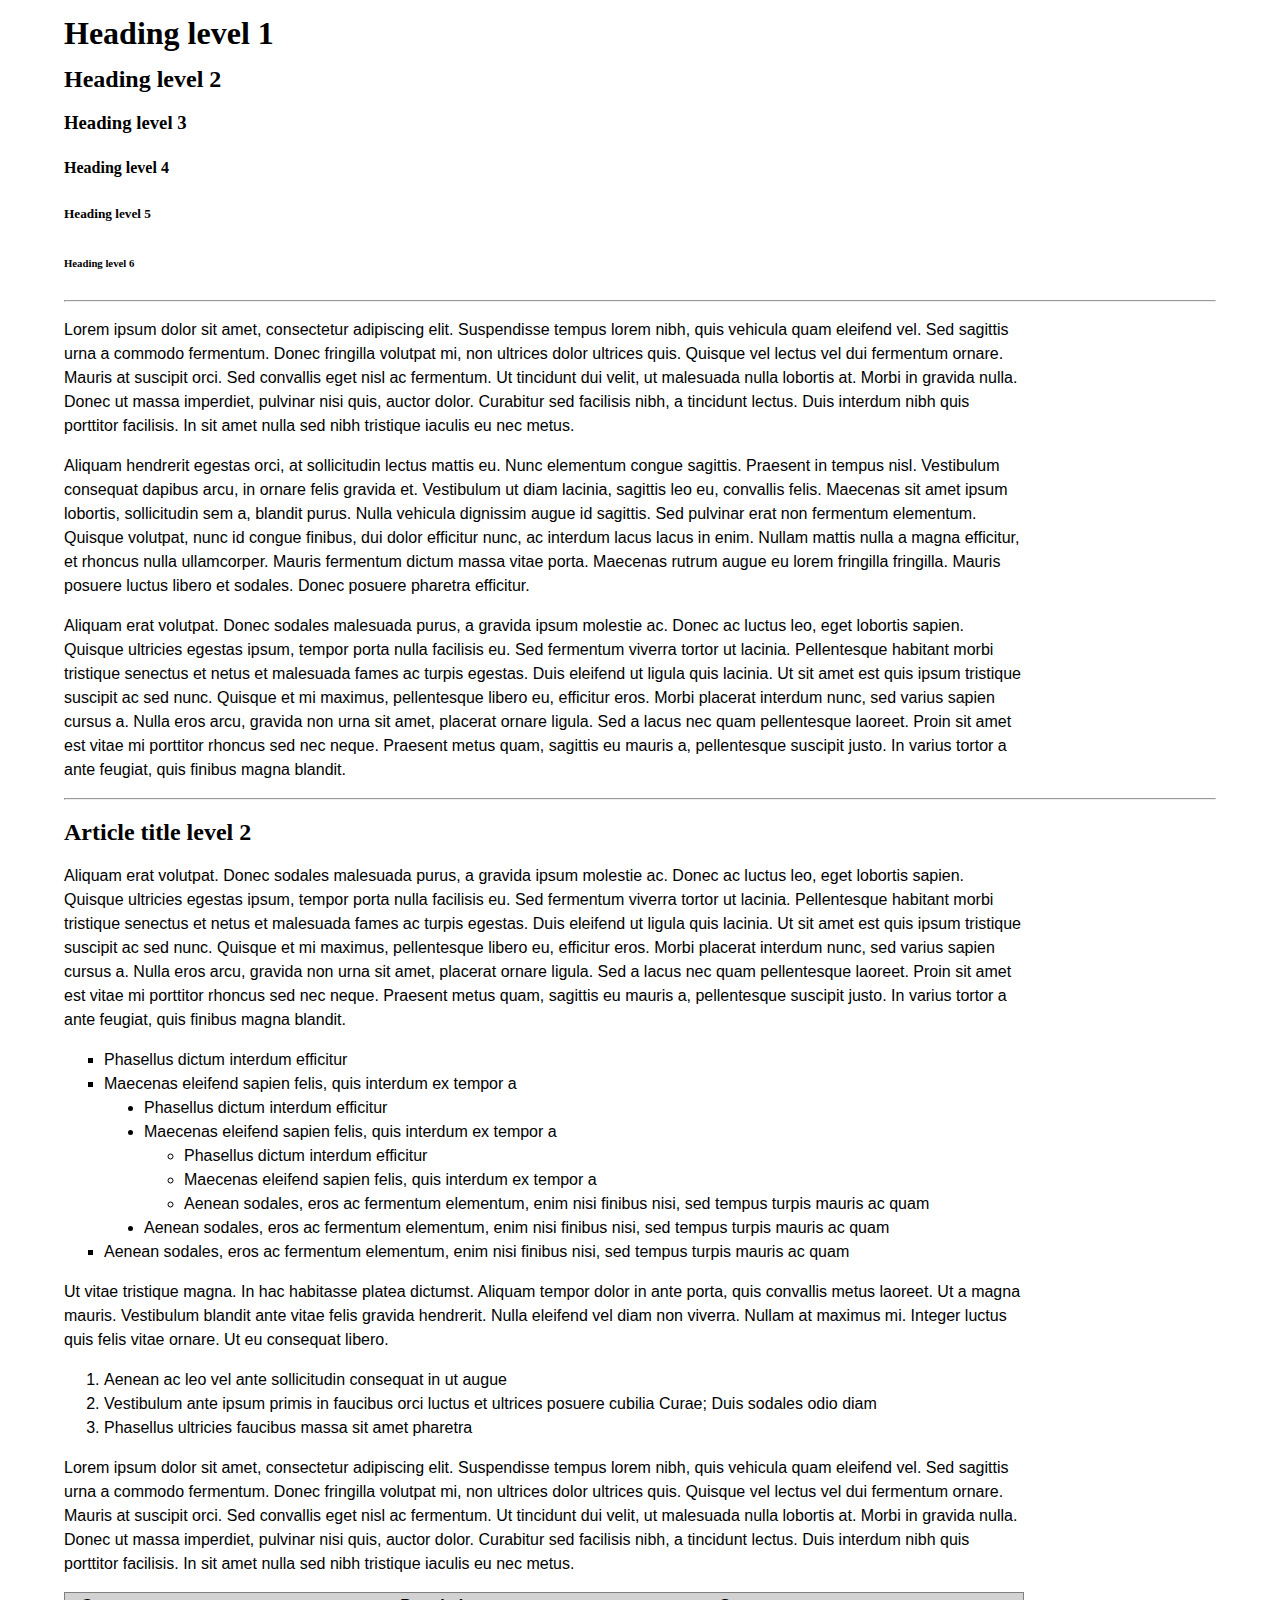
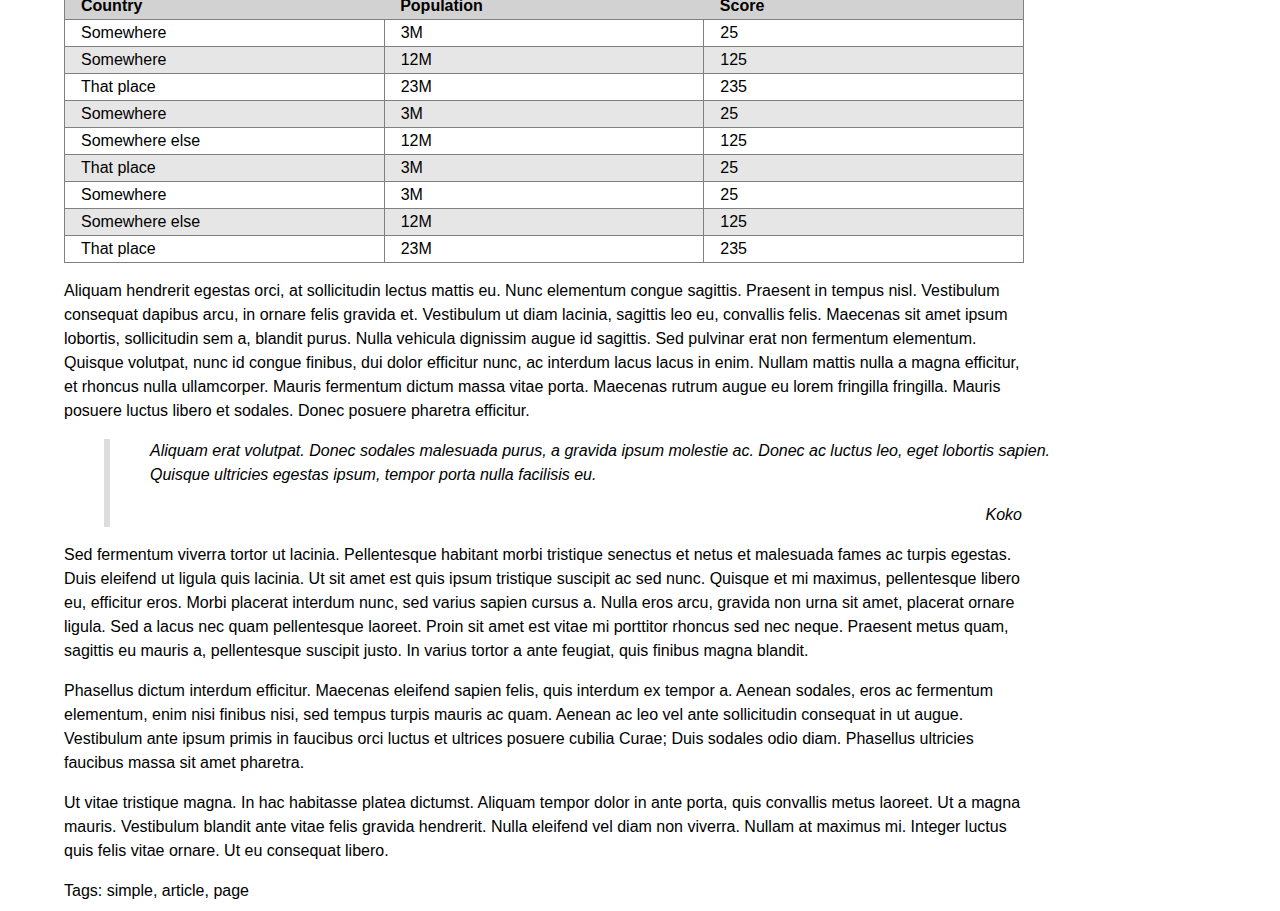
<file: CSS homework 1/index.html>
<!DOCTYPE html>
<html lang="en">
<head>
    <meta charset="UTF-8">
    <title>Typography</title>
    <link rel="stylesheet" href="style.css">
</head>
<body>

<h1>Heading level 1</h1>
<h2>Heading level 2</h2>
<h3>Heading level 3</h3>
<h4>Heading level 4</h4>
<h5>Heading level 5</h5>
<h6>Heading level 6</h6>
<hr/>

<p>Lorem ipsum dolor sit amet, consectetur adipiscing elit. Suspendisse tempus lorem nibh, quis vehicula quam eleifend vel. Sed sagittis urna a commodo fermentum. Donec fringilla volutpat mi, non ultrices dolor ultrices quis. Quisque vel lectus vel dui fermentum ornare. Mauris at suscipit orci. Sed convallis eget nisl ac fermentum. Ut tincidunt dui velit, ut malesuada nulla lobortis at. Morbi in gravida nulla. Donec ut massa imperdiet, pulvinar nisi quis, auctor dolor. Curabitur sed facilisis nibh, a tincidunt lectus. Duis interdum nibh quis porttitor facilisis. In sit amet nulla sed nibh tristique iaculis eu nec metus.</p>

<p>Aliquam hendrerit egestas orci, at sollicitudin lectus mattis eu. Nunc elementum congue sagittis. Praesent in tempus nisl. Vestibulum consequat dapibus arcu, in ornare felis gravida et. Vestibulum ut diam lacinia, sagittis leo eu, convallis felis. Maecenas sit amet ipsum lobortis, sollicitudin sem a, blandit purus. Nulla vehicula dignissim augue id sagittis. Sed pulvinar erat non fermentum elementum. Quisque volutpat, nunc id congue finibus, dui dolor efficitur nunc, ac interdum lacus lacus in enim. Nullam mattis nulla a magna efficitur, et rhoncus nulla ullamcorper. Mauris fermentum dictum massa vitae porta. Maecenas rutrum augue eu lorem fringilla fringilla. Mauris posuere luctus libero et sodales. Donec posuere pharetra efficitur.</p>

<p>Aliquam erat volutpat. Donec sodales malesuada purus, a gravida ipsum molestie ac. Donec ac luctus leo, eget lobortis sapien. Quisque ultricies egestas ipsum, tempor porta nulla facilisis eu. Sed fermentum viverra tortor ut lacinia. Pellentesque habitant morbi tristique senectus et netus et malesuada fames ac turpis egestas. Duis eleifend ut ligula quis lacinia. Ut sit amet est quis ipsum tristique suscipit ac sed nunc. Quisque et mi maximus, pellentesque libero eu, efficitur eros. Morbi placerat interdum nunc, sed varius sapien cursus a. Nulla eros arcu, gravida non urna sit amet, placerat ornare ligula. Sed a lacus nec quam pellentesque laoreet. Proin sit amet est vitae mi porttitor rhoncus sed nec neque. Praesent metus quam, sagittis eu mauris a, pellentesque suscipit justo. In varius tortor a ante feugiat, quis finibus magna blandit.</p>

<hr/>

<article>
    <header>
        <h2>Article title level 2</h2>
    </header>

    <p>Aliquam erat volutpat. Donec sodales malesuada purus, a gravida ipsum molestie ac. Donec ac luctus leo, eget lobortis sapien. Quisque ultricies egestas ipsum, tempor porta nulla facilisis eu. Sed fermentum viverra tortor ut lacinia. Pellentesque habitant morbi tristique senectus et netus et malesuada fames ac turpis egestas. Duis eleifend ut ligula quis lacinia. Ut sit amet est quis ipsum tristique suscipit ac sed nunc. Quisque et mi maximus, pellentesque libero eu, efficitur eros. Morbi placerat interdum nunc, sed varius sapien cursus a. Nulla eros arcu, gravida non urna sit amet, placerat ornare ligula. Sed a lacus nec quam pellentesque laoreet. Proin sit amet est vitae mi porttitor rhoncus sed nec neque. Praesent metus quam, sagittis eu mauris a, pellentesque suscipit justo. In varius tortor a ante feugiat, quis finibus magna blandit.</p>
    <ul type="square">
        <li>Phasellus dictum interdum efficitur</li>
        <li>Maecenas eleifend sapien felis, quis interdum ex tempor a</li>
            <ul type="disc">
                <li>Phasellus dictum interdum efficitur</li>
                <li>Maecenas eleifend sapien felis, quis interdum ex tempor a</li>
                <ul type="circle">
                    <li>Phasellus dictum interdum efficitur</li>
                    <li>Maecenas eleifend sapien felis, quis interdum ex tempor a</li>
                    <li>Aenean sodales, eros ac fermentum elementum, enim nisi finibus nisi, sed tempus turpis mauris ac quam</li>
                </ul>
                <li>Aenean sodales, eros ac fermentum elementum, enim nisi finibus nisi, sed tempus turpis mauris ac quam</li>
            </ul>
        <li>Aenean sodales, eros ac fermentum elementum, enim nisi finibus nisi, sed tempus turpis mauris ac quam</li>
    </ul>

    <p>Ut vitae tristique magna. In hac habitasse platea dictumst. Aliquam tempor dolor in ante porta, quis convallis metus laoreet. Ut a magna mauris. Vestibulum blandit ante vitae felis gravida hendrerit. Nulla eleifend vel diam non viverra. Nullam at maximus mi. Integer luctus quis felis vitae ornare. Ut eu consequat libero.</p>

    <ol>
        <li>Aenean ac leo vel ante sollicitudin consequat in ut augue</li>
        <li>Vestibulum ante ipsum primis in faucibus orci luctus et ultrices posuere cubilia Curae; Duis sodales odio diam</li>
        <li>Phasellus ultricies faucibus massa sit amet pharetra</li>
    </ol>
    <p>Lorem ipsum dolor sit amet, consectetur adipiscing elit. Suspendisse tempus lorem nibh, quis vehicula quam eleifend vel. Sed sagittis urna a commodo fermentum. Donec fringilla volutpat mi, non ultrices dolor ultrices quis. Quisque vel lectus vel dui fermentum ornare. Mauris at suscipit orci. Sed convallis eget nisl ac fermentum. Ut tincidunt dui velit, ut malesuada nulla lobortis at. Morbi in gravida nulla. Donec ut massa imperdiet, pulvinar nisi quis, auctor dolor. Curabitur sed facilisis nibh, a tincidunt lectus. Duis interdum nibh quis porttitor facilisis. In sit amet nulla sed nibh tristique iaculis eu nec metus.</p>

    <table>
        <thead>
            <tr>
                <th>Country</th>
                <th>Population</th>
                <th>Score</th>
            </tr>
        </thead>
        <tbody>
            <tr>
                <td>Somewhere</td>
                <td>3M</td>
                <td>25</td>
            </tr>
            <tr>
                <td>Somewhere</td>
                <td>12M</td>
                <td>125</td>
            </tr>
            <tr>
                <td>That place</td>
                <td>23M</td>
                <td>235</td>
            </tr>
            <tr>
                <td>Somewhere</td>
                <td>3M</td>
                <td>25</td>
            </tr>
            <tr>
                <td>Somewhere else</td>
                <td>12M</td>
                <td>125</td>
            </tr>
            <tr>
                <td>That place</td>
                <td>3M</td>
                <td>25</td>
            </tr>
            <tr>
                <td>Somewhere</td>
                <td>3M</td>
                <td>25</td>
            </tr>
            <tr>
                <td>Somewhere else</td>
                <td>12M</td>
                <td>125</td>
            </tr>
            <tr>
                <td>That place</td>
                <td>23M</td>
                <td>235</td>
            </tr>
        </tbody>
    </table>

    <p>Aliquam hendrerit egestas orci, at sollicitudin lectus mattis eu. Nunc elementum congue sagittis. Praesent in tempus nisl. Vestibulum consequat dapibus arcu, in ornare felis gravida et. Vestibulum ut diam lacinia, sagittis leo eu, convallis felis. Maecenas sit amet ipsum lobortis, sollicitudin sem a, blandit purus. Nulla vehicula dignissim augue id sagittis. Sed pulvinar erat non fermentum elementum. Quisque volutpat, nunc id congue finibus, dui dolor efficitur nunc, ac interdum lacus lacus in enim. Nullam mattis nulla a magna efficitur, et rhoncus nulla ullamcorper. Mauris fermentum dictum massa vitae porta. Maecenas rutrum augue eu lorem fringilla fringilla. Mauris posuere luctus libero et sodales. Donec posuere pharetra efficitur.</p>

<blockquote>
    <p>
        Aliquam erat volutpat. Donec sodales malesuada purus, a gravida ipsum molestie ac. Donec ac luctus leo, eget lobortis sapien.
        <br/>
        Quisque ultricies egestas ipsum, tempor porta nulla facilisis eu.
    </p>
    <footer class="author">
        <cite>Koko</cite>
    </footer>
</blockquote>
    <p>Sed fermentum viverra tortor ut lacinia. Pellentesque habitant morbi tristique senectus et netus et malesuada fames ac turpis egestas. Duis eleifend ut ligula quis lacinia. Ut sit amet est quis ipsum tristique suscipit ac sed nunc. Quisque et mi maximus, pellentesque libero eu, efficitur eros. Morbi placerat interdum nunc, sed varius sapien cursus a. Nulla eros arcu, gravida non urna sit amet, placerat ornare ligula. Sed a lacus nec quam pellentesque laoreet. Proin sit amet est vitae mi porttitor rhoncus sed nec neque. Praesent metus quam, sagittis eu mauris a, pellentesque suscipit justo. In varius tortor a ante feugiat, quis finibus magna blandit.</p>

    <p>Phasellus dictum interdum efficitur. Maecenas eleifend sapien felis, quis interdum ex tempor a. Aenean sodales, eros ac fermentum elementum, enim nisi finibus nisi, sed tempus turpis mauris ac quam. Aenean ac leo vel ante sollicitudin consequat in ut augue. Vestibulum ante ipsum primis in faucibus orci luctus et ultrices posuere cubilia Curae; Duis sodales odio diam. Phasellus ultricies faucibus massa sit amet pharetra.</p>

    <p>Ut vitae tristique magna. In hac habitasse platea dictumst. Aliquam tempor dolor in ante porta, quis convallis metus laoreet. Ut a magna mauris. Vestibulum blandit ante vitae felis gravida hendrerit. Nulla eleifend vel diam non viverra. Nullam at maximus mi. Integer luctus quis felis vitae ornare. Ut eu consequat libero.</p>

<footer>
    Tags: simple, article, page
</footer>
</article>
</body>
</html>
</file>
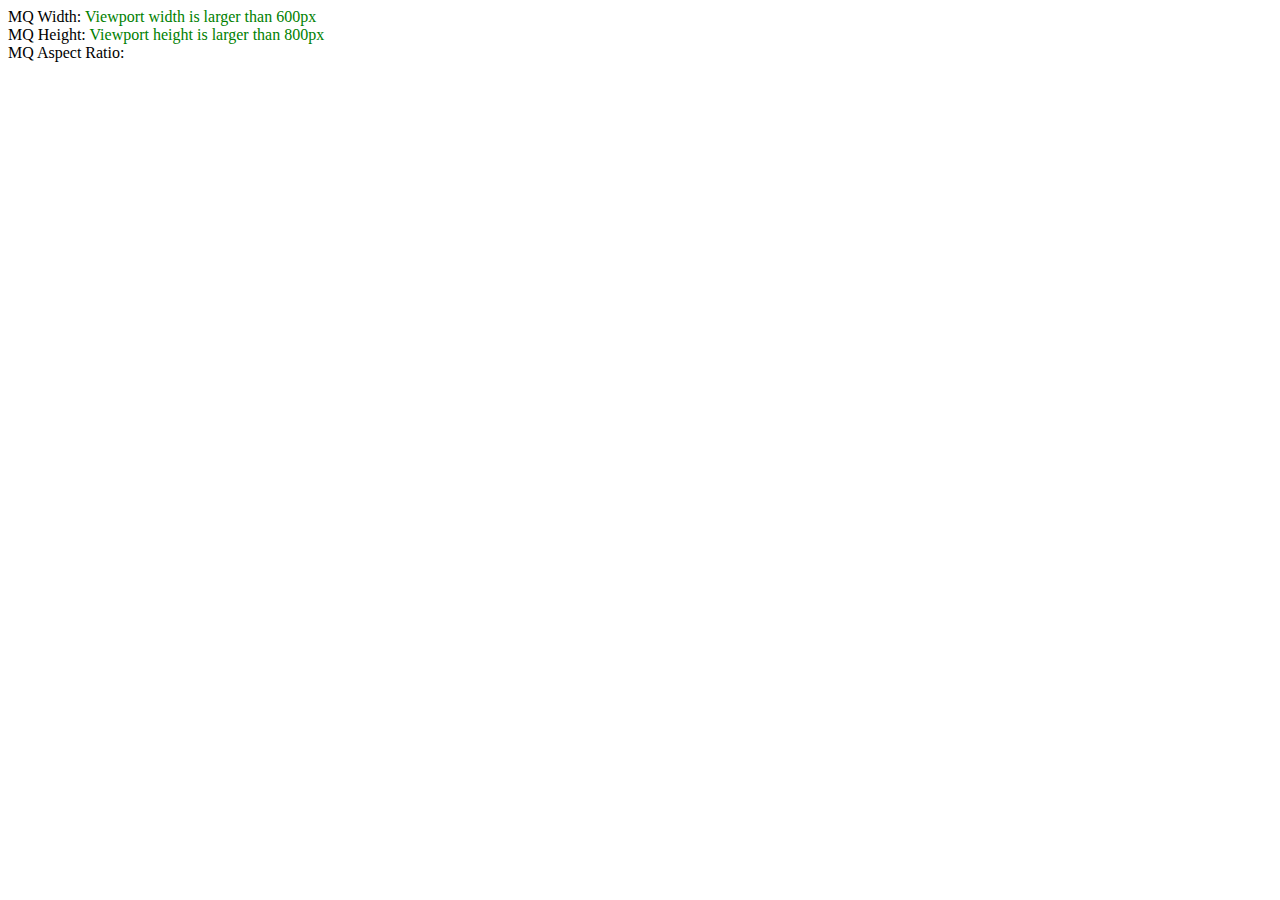
<file: Css homework 5/index.html>
<!DOCTYPE html>
<html lang="en">
  <head>
    <meta charset="UTF-8" />
    <title>Media Queries Playground</title>
    <link rel="stylesheet" href="style.css" />
  </head>
  <body>
    <section class="mq-width">
      <span>MQ Width:</span>
    </section>

    <section class="mq-height">
      <span>MQ Height:</span>
    </section>

    <section class="mq-ar">
      <span>MQ Aspect Ratio:</span>
    </section>
  </body>
</html>
</file>
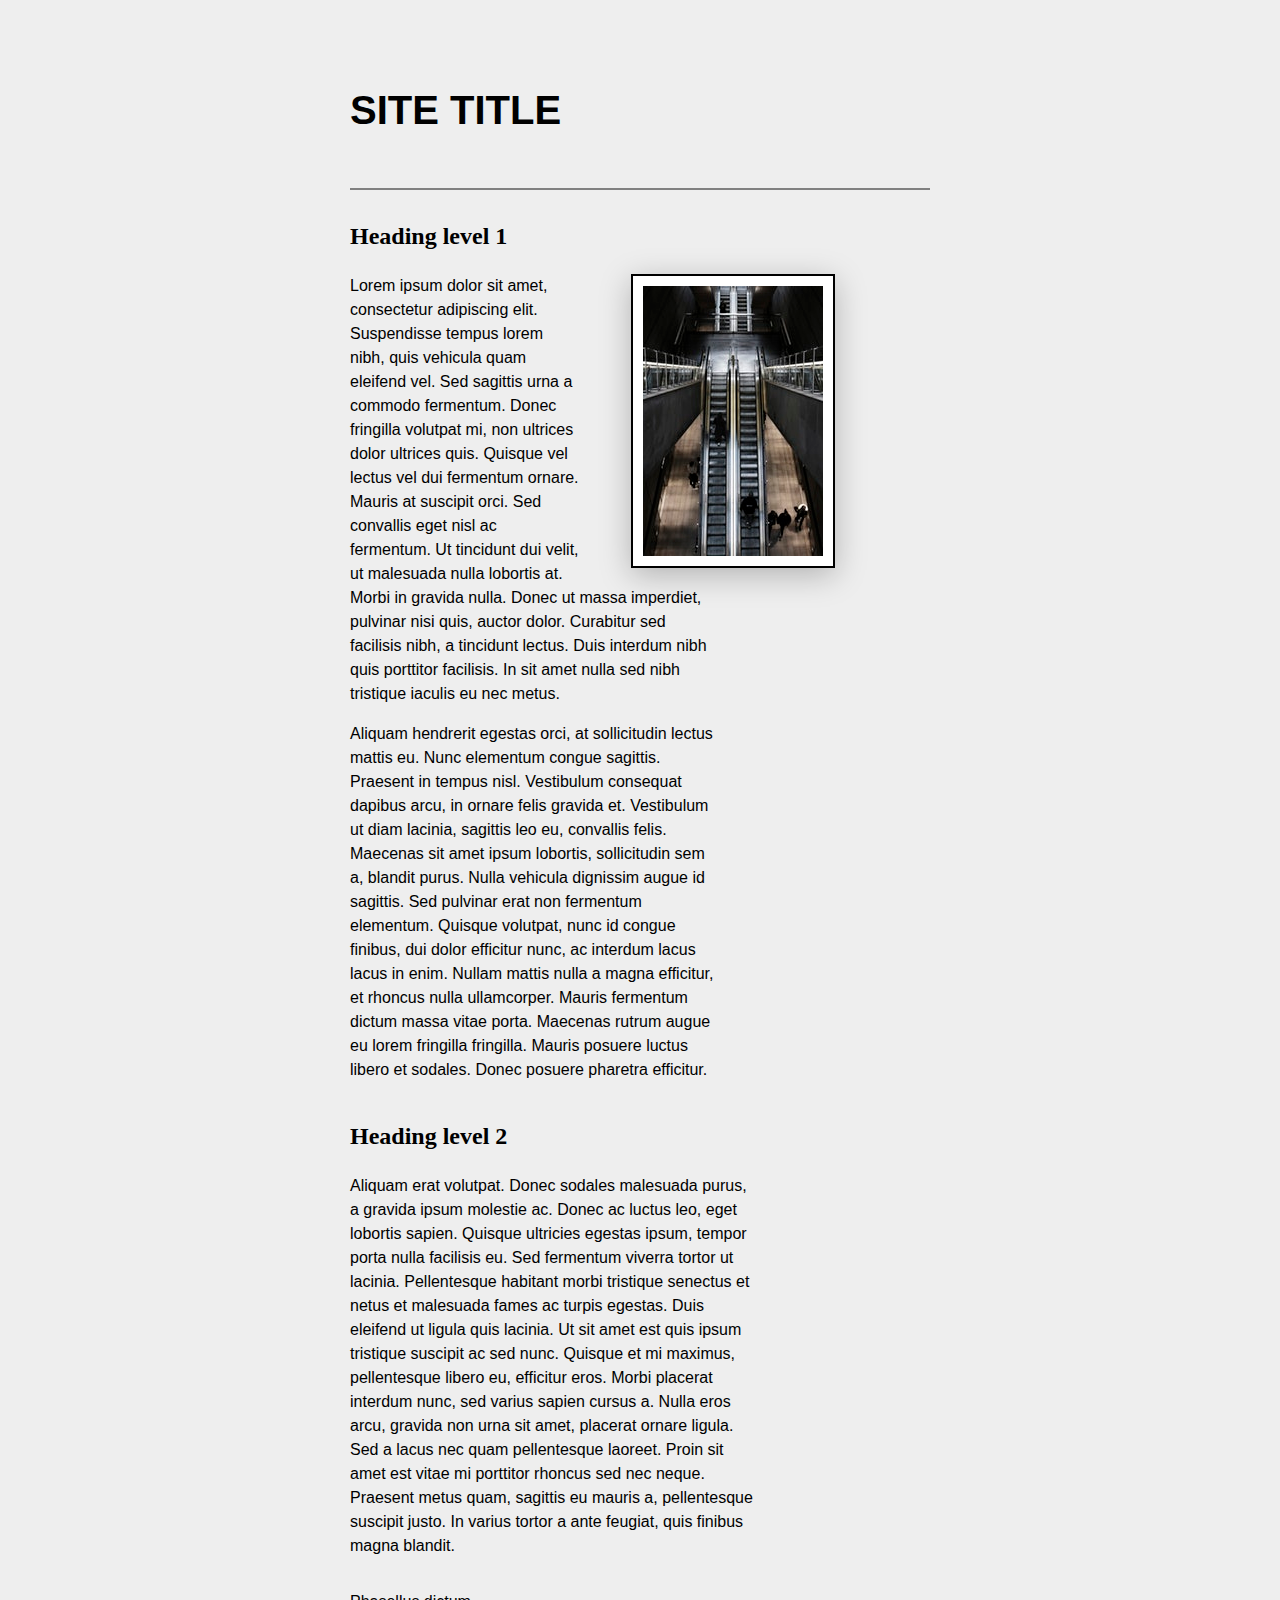
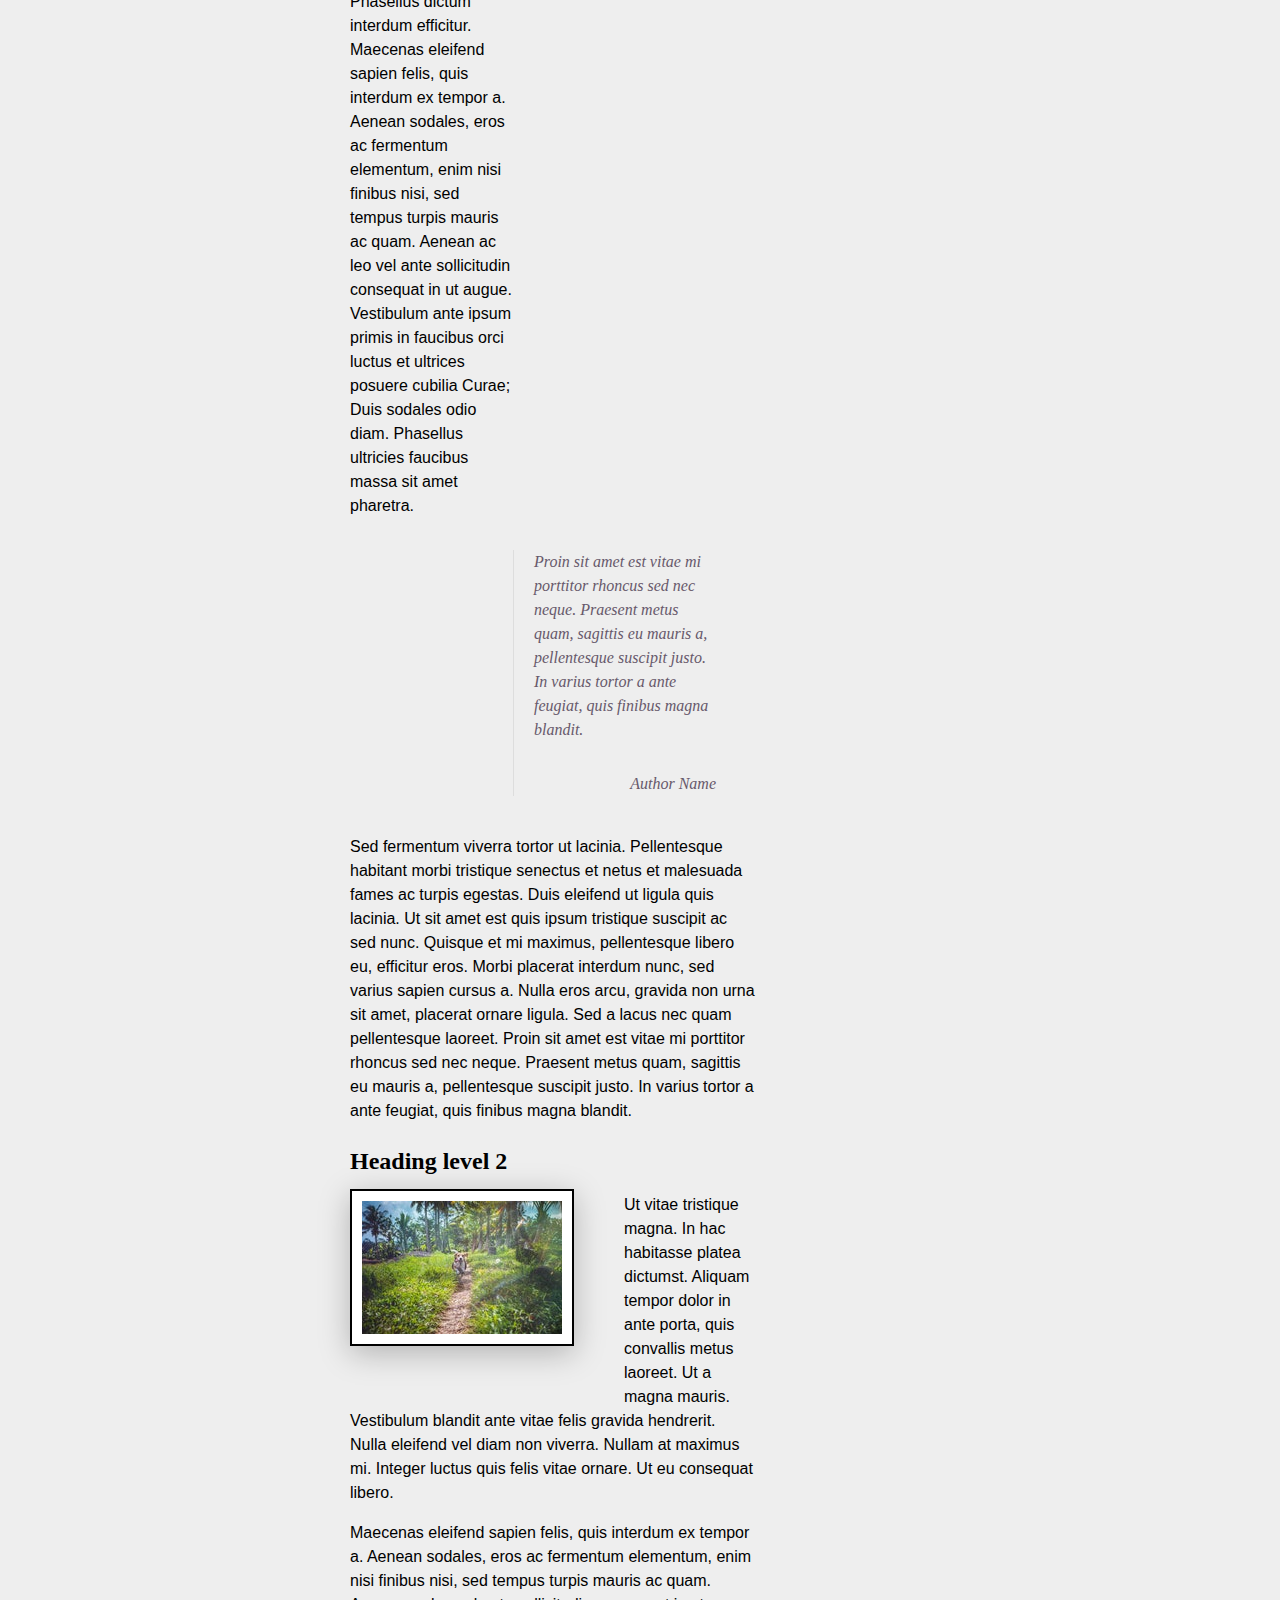
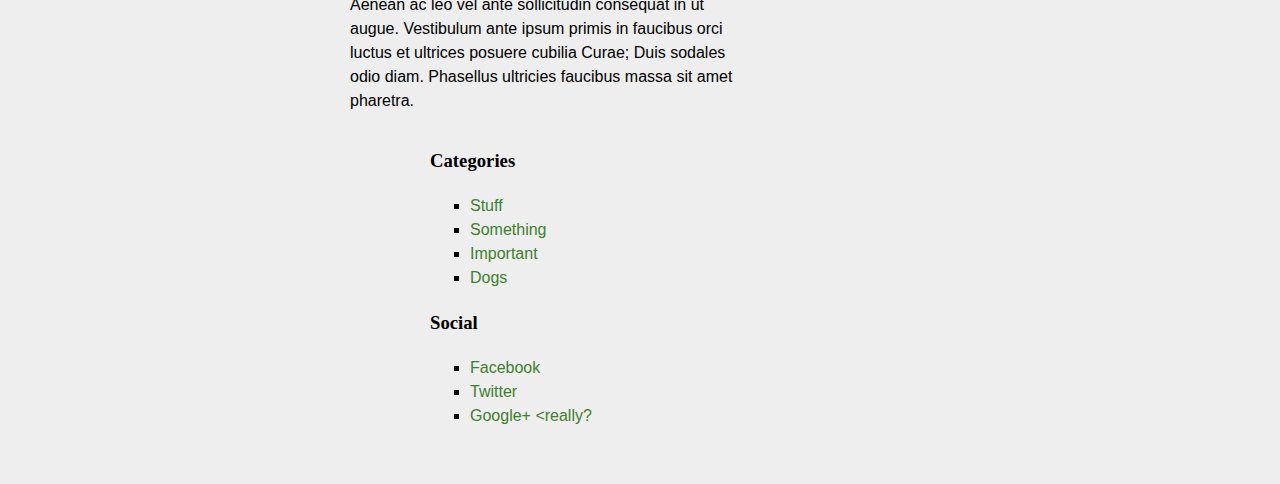
<file: CSS homework 3/L5_01_Article-with-quotes-and-media/index.html>
<!DOCTYPE html>
<html lang="en">
  <head>
    <meta charset="UTF-8" />
    <meta http-equiv="X-UA-Compatible" content="IE=edge" />
    <meta name="viewport" content="width=, initial-scale=1.0" />
    <title>Blog Layout - Float</title>
    <link rel="stylesheet" href="style.css" />
  </head>

  <body>
    <header class="site-title">
      <p>Site title</p>
    </header>
    <hr />

    <main>
      <article class="first-article">
        <h2>Heading level 1</h2>
        <img class="imagone" src="images/picture1.jpg" alt="photo1" />
        <p>
          Lorem ipsum dolor sit amet, consectetur adipiscing elit. Suspendisse
          tempus lorem nibh, quis vehicula quam eleifend vel. Sed sagittis urna
          a commodo fermentum. Donec fringilla volutpat mi, non ultrices dolor
          ultrices quis. Quisque vel lectus vel dui fermentum ornare. Mauris at
          suscipit orci. Sed convallis eget nisl ac fermentum. Ut tincidunt dui
          velit, ut malesuada nulla lobortis at. Morbi in gravida nulla. Donec
          ut massa imperdiet, pulvinar nisi quis, auctor dolor. Curabitur sed
          facilisis nibh, a tincidunt lectus. Duis interdum nibh quis porttitor
          facilisis. In sit amet nulla sed nibh tristique iaculis eu nec metus.
        </p>
        <p>
          Aliquam hendrerit egestas orci, at sollicitudin lectus mattis eu. Nunc
          elementum congue sagittis. Praesent in tempus nisl. Vestibulum
          consequat dapibus arcu, in ornare felis gravida et. Vestibulum ut diam
          lacinia, sagittis leo eu, convallis felis. Maecenas sit amet ipsum
          lobortis, sollicitudin sem a, blandit purus. Nulla vehicula dignissim
          augue id sagittis. Sed pulvinar erat non fermentum elementum. Quisque
          volutpat, nunc id congue finibus, dui dolor efficitur nunc, ac
          interdum lacus lacus in enim. Nullam mattis nulla a magna efficitur,
          et rhoncus nulla ullamcorper. Mauris fermentum dictum massa vitae
          porta. Maecenas rutrum augue eu lorem fringilla fringilla. Mauris
          posuere luctus libero et sodales. Donec posuere pharetra efficitur.
        </p>
      </article>

      <section>
        <h2>Heading level 2</h2>
        <p>
          Aliquam erat volutpat. Donec sodales malesuada purus, a gravida ipsum
          molestie ac. Donec ac luctus leo, eget lobortis sapien. Quisque
          ultricies egestas ipsum, tempor porta nulla facilisis eu. Sed
          fermentum viverra tortor ut lacinia. Pellentesque habitant morbi
          tristique senectus et netus et malesuada fames ac turpis egestas. Duis
          eleifend ut ligula quis lacinia. Ut sit amet est quis ipsum tristique
          suscipit ac sed nunc. Quisque et mi maximus, pellentesque libero eu,
          efficitur eros. Morbi placerat interdum nunc, sed varius sapien cursus
          a. Nulla eros arcu, gravida non urna sit amet, placerat ornare ligula.
          Sed a lacus nec quam pellentesque laoreet. Proin sit amet est vitae mi
          porttitor rhoncus sed nec neque. Praesent metus quam, sagittis eu
          mauris a, pellentesque suscipit justo. In varius tortor a ante
          feugiat, quis finibus magna blandit.
        </p>
        <article class="article-picture">
          <p class="left-side">
            Phasellus dictum interdum efficitur. Maecenas eleifend sapien felis,
            quis interdum ex tempor a. Aenean sodales, eros ac fermentum
            elementum, enim nisi finibus nisi, sed tempus turpis mauris ac quam.
            Aenean ac leo vel ante sollicitudin consequat in ut augue.
            Vestibulum ante ipsum primis in faucibus orci luctus et ultrices
            posuere cubilia Curae; Duis sodales odio diam. Phasellus ultricies
            faucibus massa sit amet pharetra.
          </p>
          <blockquote>
            Proin sit amet est vitae mi porttitor rhoncus sed nec neque.
            Praesent metus quam, sagittis eu mauris a, pellentesque suscipit
            justo. In varius tortor a ante feugiat, quis finibus magna blandit.
            <cite class="author">Author Name</cite>
          </blockquote>
        </article>

        <p>
          Sed fermentum viverra tortor ut lacinia. Pellentesque habitant morbi
          tristique senectus et netus et malesuada fames ac turpis egestas. Duis
          eleifend ut ligula quis lacinia. Ut sit amet est quis ipsum tristique
          suscipit ac sed nunc. Quisque et mi maximus, pellentesque libero eu,
          efficitur eros. Morbi placerat interdum nunc, sed varius sapien cursus
          a. Nulla eros arcu, gravida non urna sit amet, placerat ornare ligula.
          Sed a lacus nec quam pellentesque laoreet. Proin sit amet est vitae mi
          porttitor rhoncus sed nec neque. Praesent metus quam, sagittis eu
          mauris a, pellentesque suscipit justo. In varius tortor a ante
          feugiat, quis finibus magna blandit.
        </p>
      </section>
      <section>
        <h2 class="picture-headline">Heading level 2</h2>
        <img class="imagtwo" src="images/picture2.jpg" alt="city photo" />
        <p>
          Ut vitae tristique magna. In hac habitasse platea dictumst. Aliquam
          tempor dolor in ante porta, quis convallis metus laoreet. Ut a magna
          mauris. Vestibulum blandit ante vitae felis gravida hendrerit. Nulla
          eleifend vel diam non viverra. Nullam at maximus mi. Integer luctus
          quis felis vitae ornare. Ut eu consequat libero.
        </p>
        <p>
          Maecenas eleifend sapien felis, quis interdum ex tempor a. Aenean
          sodales, eros ac fermentum elementum, enim nisi finibus nisi, sed
          tempus turpis mauris ac quam. Aenean ac leo vel ante sollicitudin
          consequat in ut augue. Vestibulum ante ipsum primis in faucibus orci
          luctus et ultrices posuere cubilia Curae; Duis sodales odio diam.
          Phasellus ultricies faucibus massa sit amet pharetra.
        </p>
      </section>
    </main>
    <aside>
      <section>
        <h3>Categories</h3>
        <ul style="list-style-type: square">
          <li><a href="">Stuff</a></li>
          <li><a href="">Something</a></li>
          <li><a href="">Important</a></li>
          <li><a href="">Dogs</a></li>
        </ul>
      </section>
      <section>
        <h3>Social</h3>
        <ul style="list-style-type: square">
          <li><a href="">Facebook</a></li>
          <li><a href="">Twitter</a></li>
          <li><a href="">Google+ &lt;really?</a></li>
        </ul>
      </section>
    </aside>
  </body>
</html>
</file>
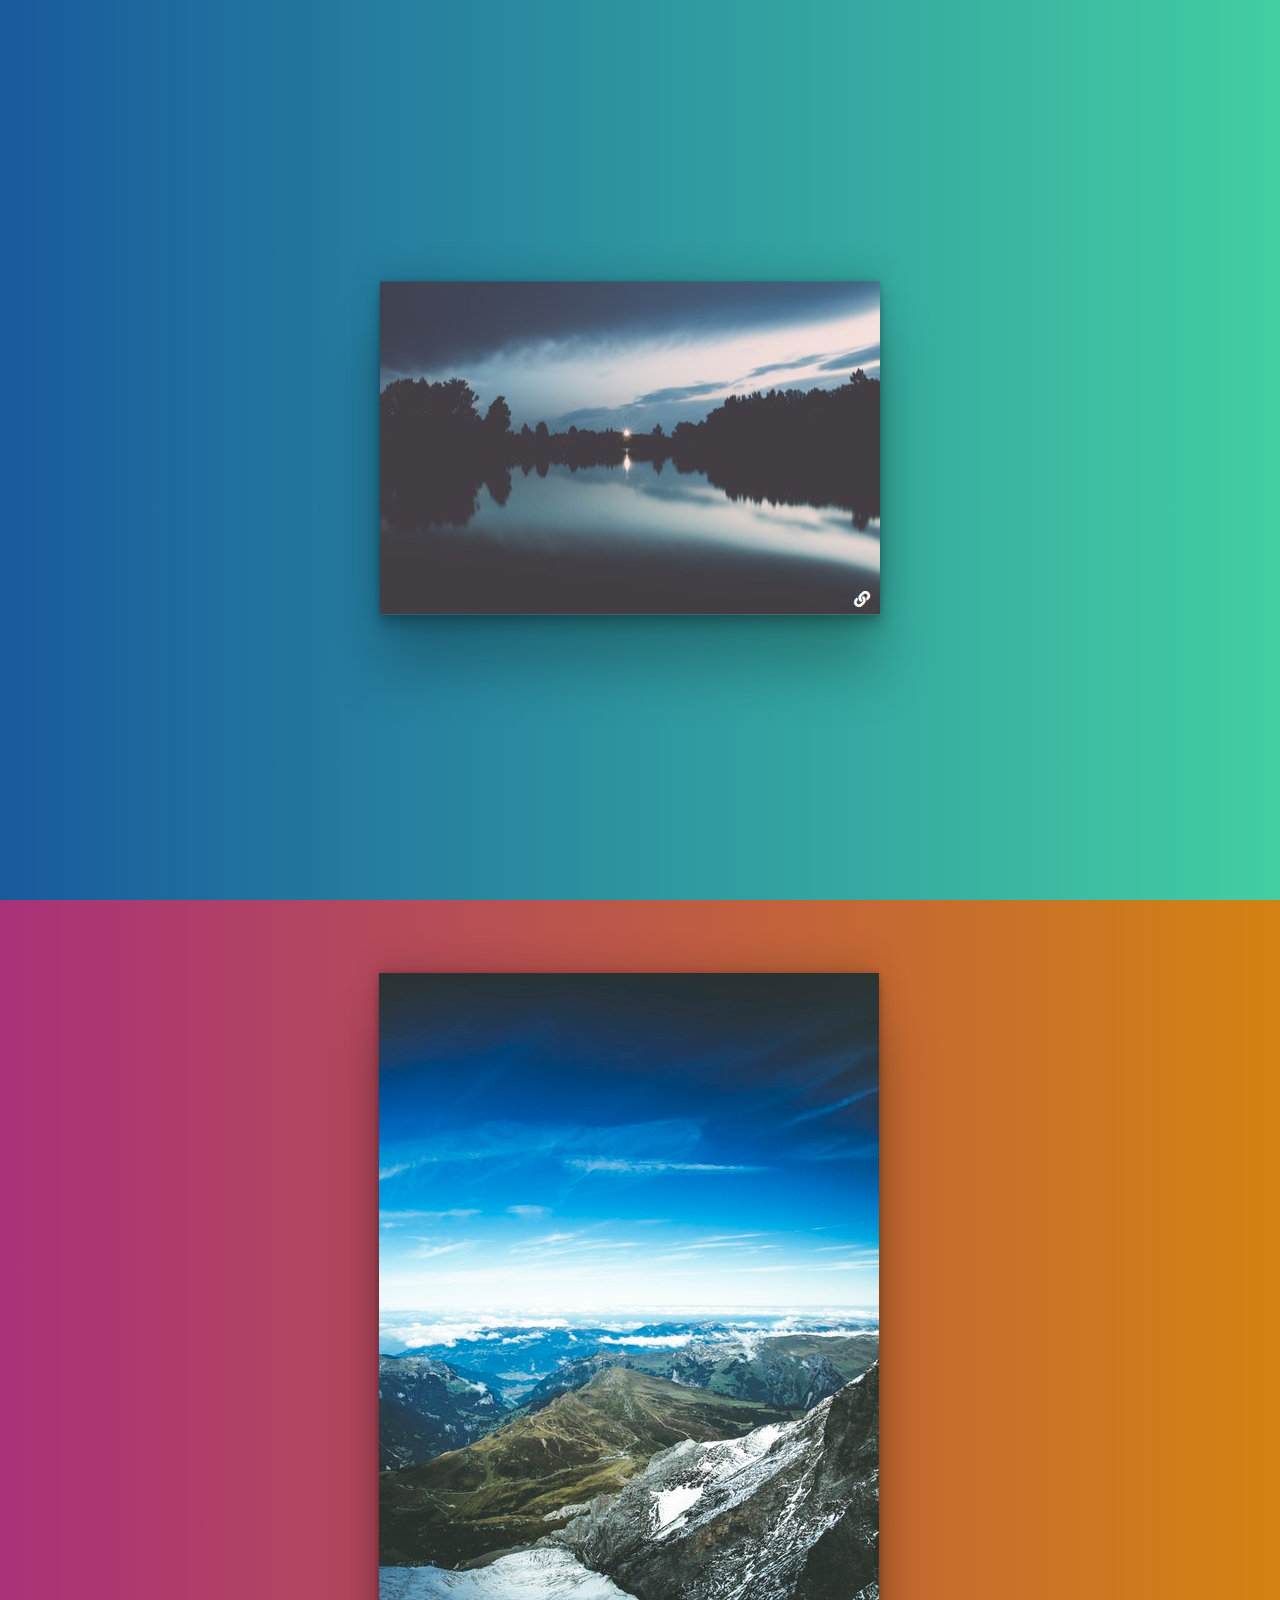
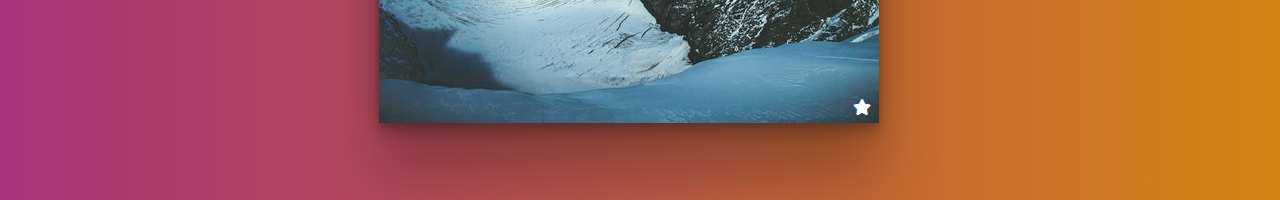
<file: CSS homework 3/L5_03_Position-playground/index.html>
<!DOCTYPE html>
<html lang="en">
  <head>
    <meta charset="UTF-8" />
    <meta name="viewport" content="width=device-width, initial-scale=1.0" />
    <title>Positioning Playground</title>
    <link rel="stylesheet" href="style.css" />
  </head>

  <body>
    <div class="viewport blue">
      <section class="card">
        <img src="images/picture1.jpg" alt="coolpic" />
        <span class="card-icon"><i class="fas fa-link"></i></span>
      </section>
    </div>
    <div class="viewport orange">
      <section class="card">
        <img src="images/picture2.jpg" alt="coolpic" />
        <span class="card-icon"><i class="fas fa-star"></i></span>
      </section>
    </div>
  </body>
</html>
</file>
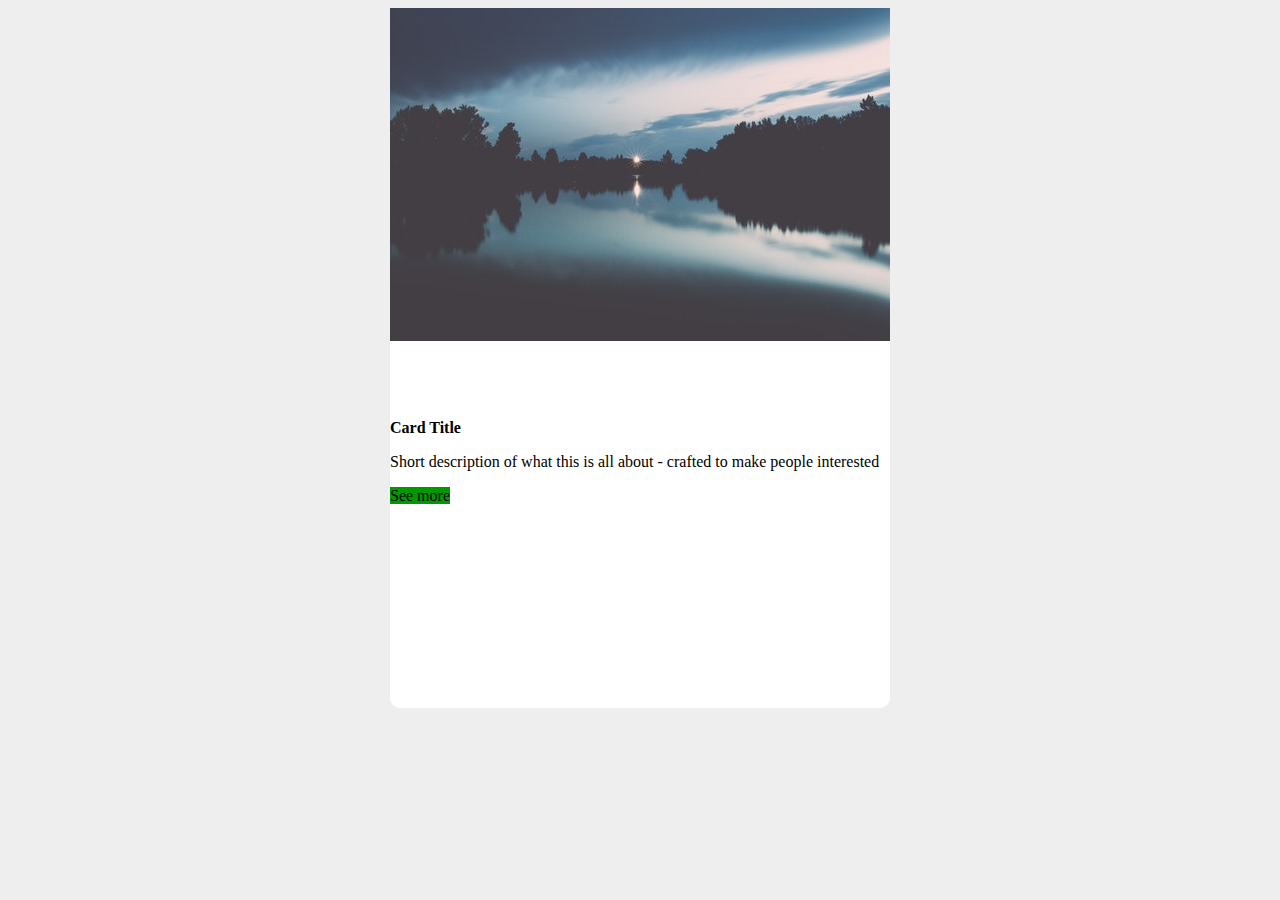
<file: CSS homework 3/L5_04_Center-position-and-transform/index.html>
<!DOCTYPE html>
<html lang="en">
  <head>
    <meta charset="UTF-8" />
    <meta name="viewport" content="width=device-width, initial-scale=1.0" />
    <link rel="stylesheet" href="style.css" />
    <title>Center Position and Transform</title>
  </head>
  <body>
    <section class="card">
      <div>
        <img src="images/picture1.jpg" alt="err" />
      </div>
      <div>
        <h1>Card Title</h1>
        <p>
          Short description of what this is all about - crafted to make people
          interested
        </p>
        <a href="#">See more</a>
      </div>
    </section>
  </body>
</html>
</file>
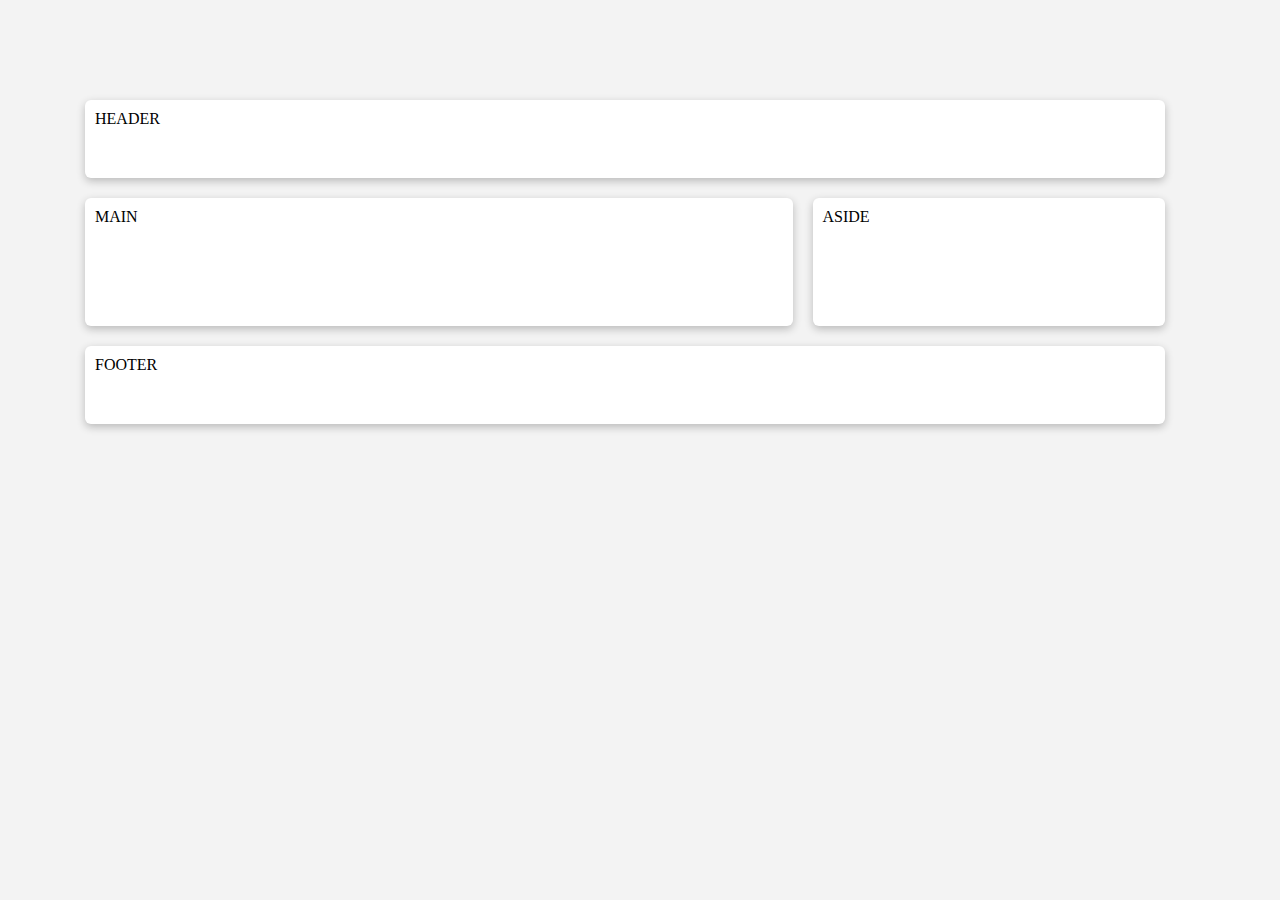
<file: CSS homework 4/06.Flexbox-Resources/L6_01_Flexbox-Layout/index.html>
<!DOCTYPE html>
<html lang="en">
  <head>
    <meta charset="UTF-8" />
    <meta http-equiv="X-UA-Compatible" content="IE=edge" />
    <meta name="viewport" content="width=device-width, initial-scale=1.0" />
    <title>Flexbox Layout</title>
    <link rel="stylesheet" href="style.css" />
  </head>
  <body>
    <header>HEADER</header>
    <main>MAIN</main>
    <aside>ASIDE</aside>
    <footer>FOOTER</footer>
  </body>
</html>
</file>
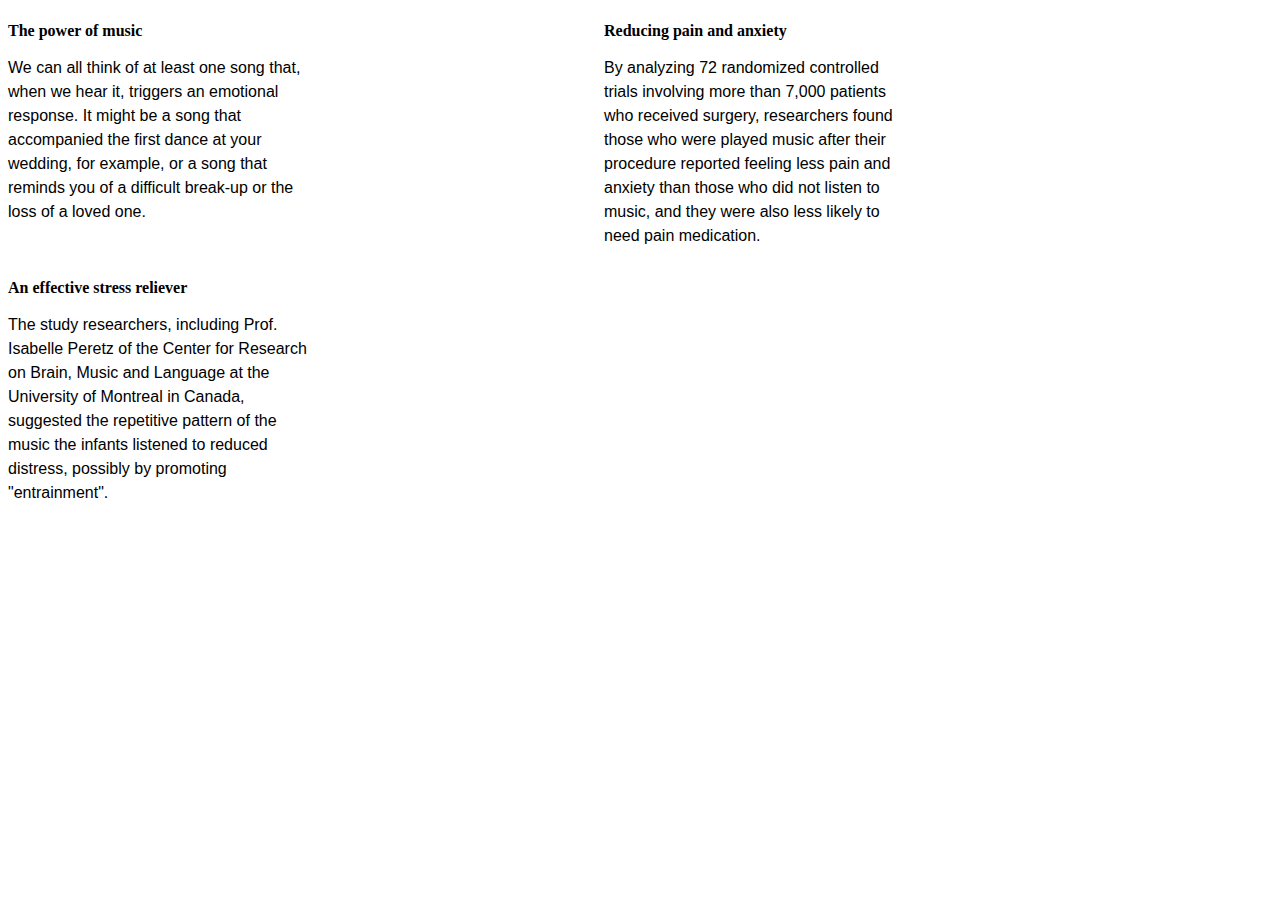
<file: CSS homework 4/06.Flexbox-Resources/L6_02_FlexModel-Articles/index.html>
<!DOCTYPE html>
<html lang="en">
  <head>
    <meta charset="UTF-8" />
    <meta http-equiv="X-UA-Compatible" content="IE=edge" />
    <meta name="viewport" content="width=device-width, initial-scale=1.0" />
    <title>Articles</title>
    <link rel="stylesheet" href="style.css" />
  </head>
  <section>
    <article>
      <h2>The power of music</h2>
      <p>
        We can all think of at least one song that, when we hear it, triggers an
        emotional response. It might be a song that accompanied the first dance
        at your wedding, for example, or a song that reminds you of a difficult
        break-up or the loss of a loved one.
      </p>
    </article>
    <article>
      <h2>Reducing pain and anxiety</h2>
      <p>
        By analyzing 72 randomized controlled trials involving more than 7,000
        patients who received surgery, researchers found those who were played
        music after their procedure reported feeling less pain and anxiety than
        those who did not listen to music, and they were also less likely to
        need pain medication.
      </p>
    </article>
    <article>
      <h2>An effective stress reliever</h2>

      <p>
        The study researchers, including Prof. Isabelle Peretz of the Center for
        Research on Brain, Music and Language at the University of Montreal in
        Canada, suggested the repetitive pattern of the music the infants
        listened to reduced distress, possibly by promoting "entrainment".
      </p>
    </article>
  </section>
  <body></body>
</html>
</file>
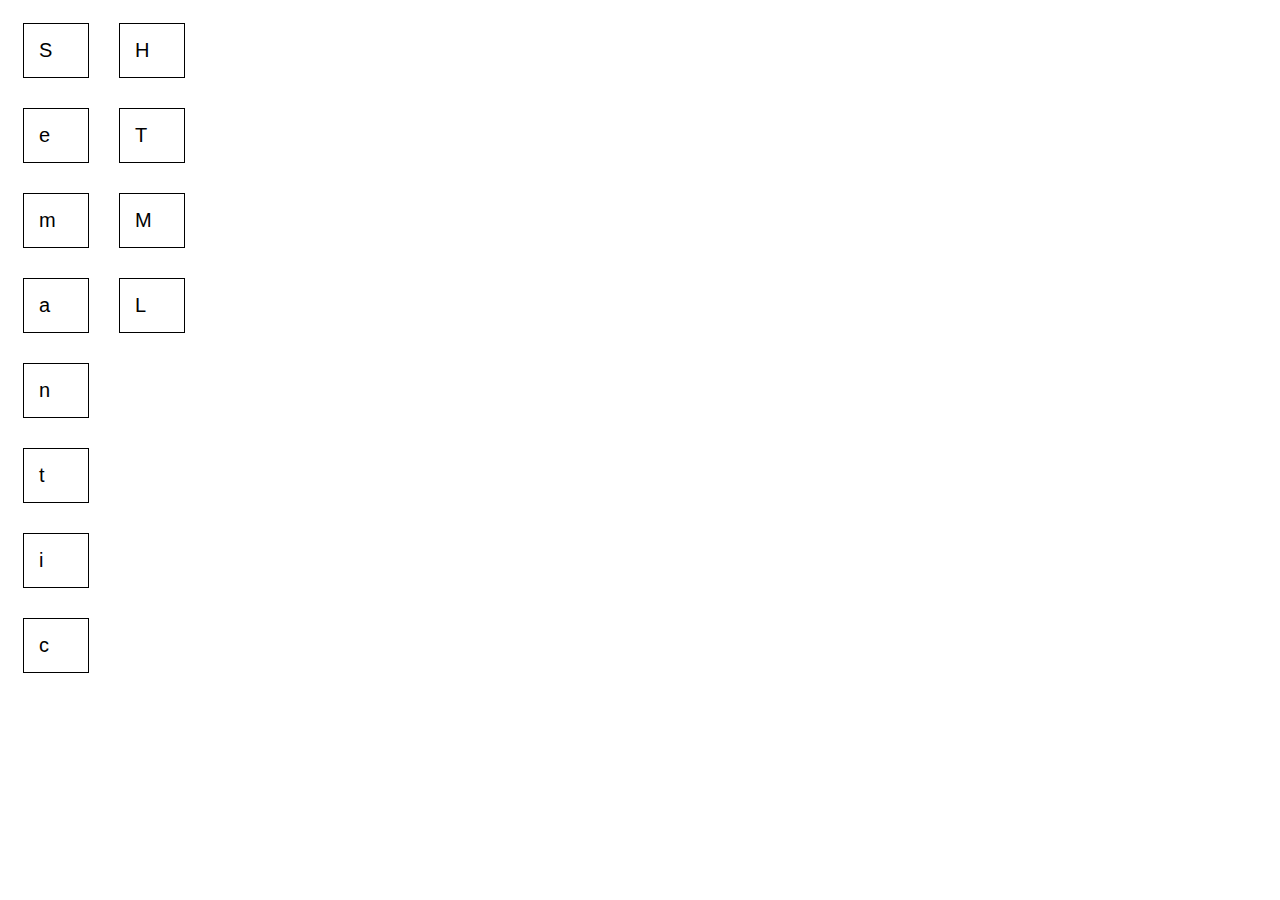
<file: CSS homework 4/06.Flexbox-Resources/L6_03_FlexModel-ABC-Game/index.html>
<!DOCTYPE html>
<html lang="en">
  <head>
    <meta charset="UTF-8" />
    <meta http-equiv="X-UA-Compatible" content="IE=edge" />
    <meta name="viewport" content="width=device-width, initial-scale=1.0" />
    <title>ABC Game</title>
    <link rel="stylesheet" href="style.css" />
  </head>

  <body>
    <div class="container">
      <span>H</span>
      <span>e</span>
      <span>T</span>
      <span>a</span>
      <span>c</span>
      <span>i</span>
      <span>M</span>
      <span>n</span>
      <span>t</span>
      <span>L</span>
      <span>S</span>
      <span>m</span>
    </div>
  </body>
</html>
</file>
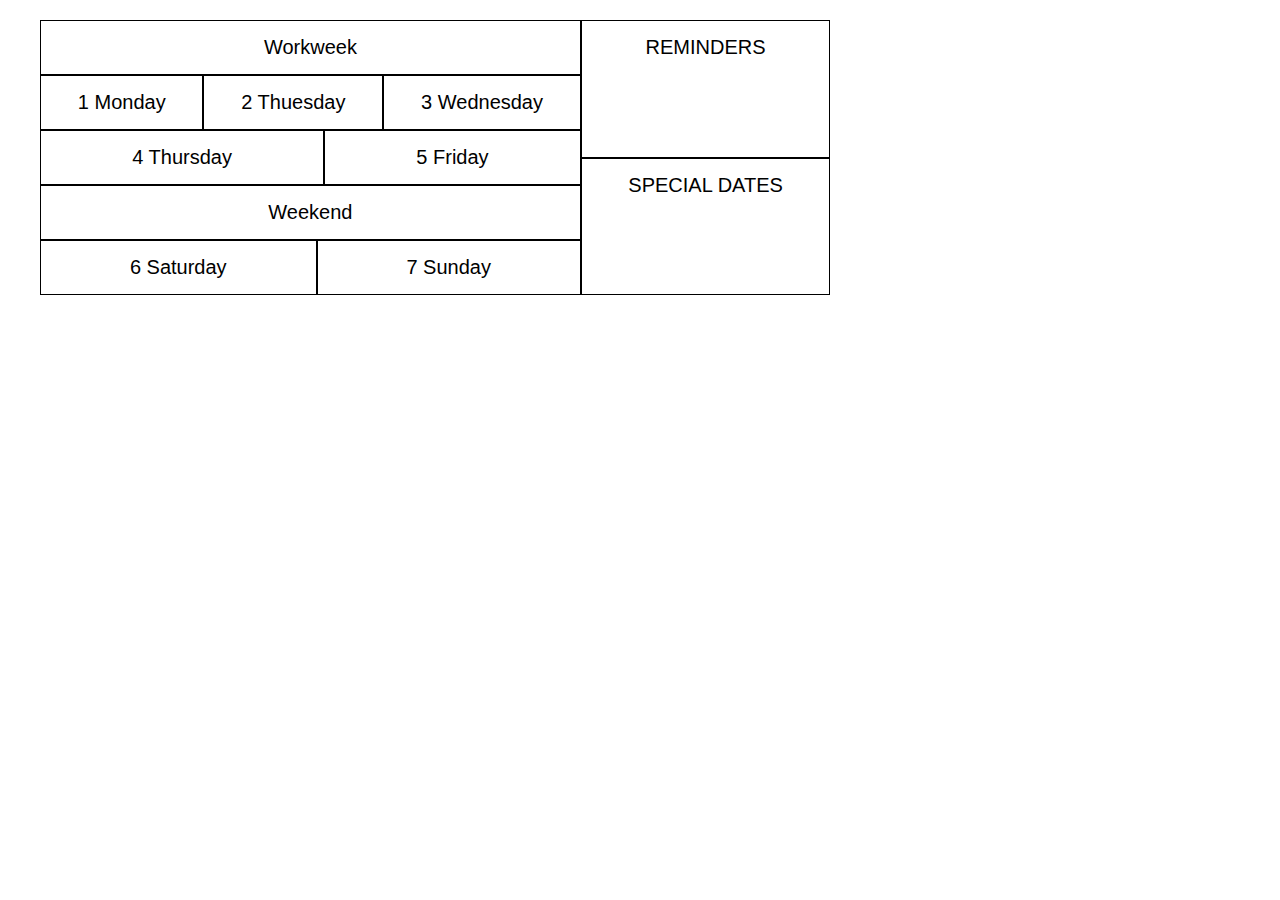
<file: CSS homework 4/06.Flexbox-Resources/L6_04_FlexModel-Calendar/index.html>
<!DOCTYPE html>
<html lang="en">
  <head>
    <meta charset="UTF-8" />
    <meta http-equiv="X-UA-Compatible" content="IE=edge" />
    <meta name="viewport" content="width=device-width, initial-scale=1.0" />
    <title>Calendar</title>
    <link rel="stylesheet" href="style.css" />
  </head>

  <body>
    <div class="container">
      <section class="week">
        <span>Workweek</span>
        <span>1 Monday</span>
        <span>2 Thuesday</span>
        <span>3 Wednesday</span>
        <span>4 Thursday</span>
        <span>5 Friday</span>
        <span>Weekend</span>
        <span>6 Saturday</span>
        <span>7 Sunday</span>
      </section>
      <section class="notes">
        <span>REMINDERS</span>
        <span>SPECIAL DATES</span>
      </section>
    </div>
  </body>
</html>
</file>
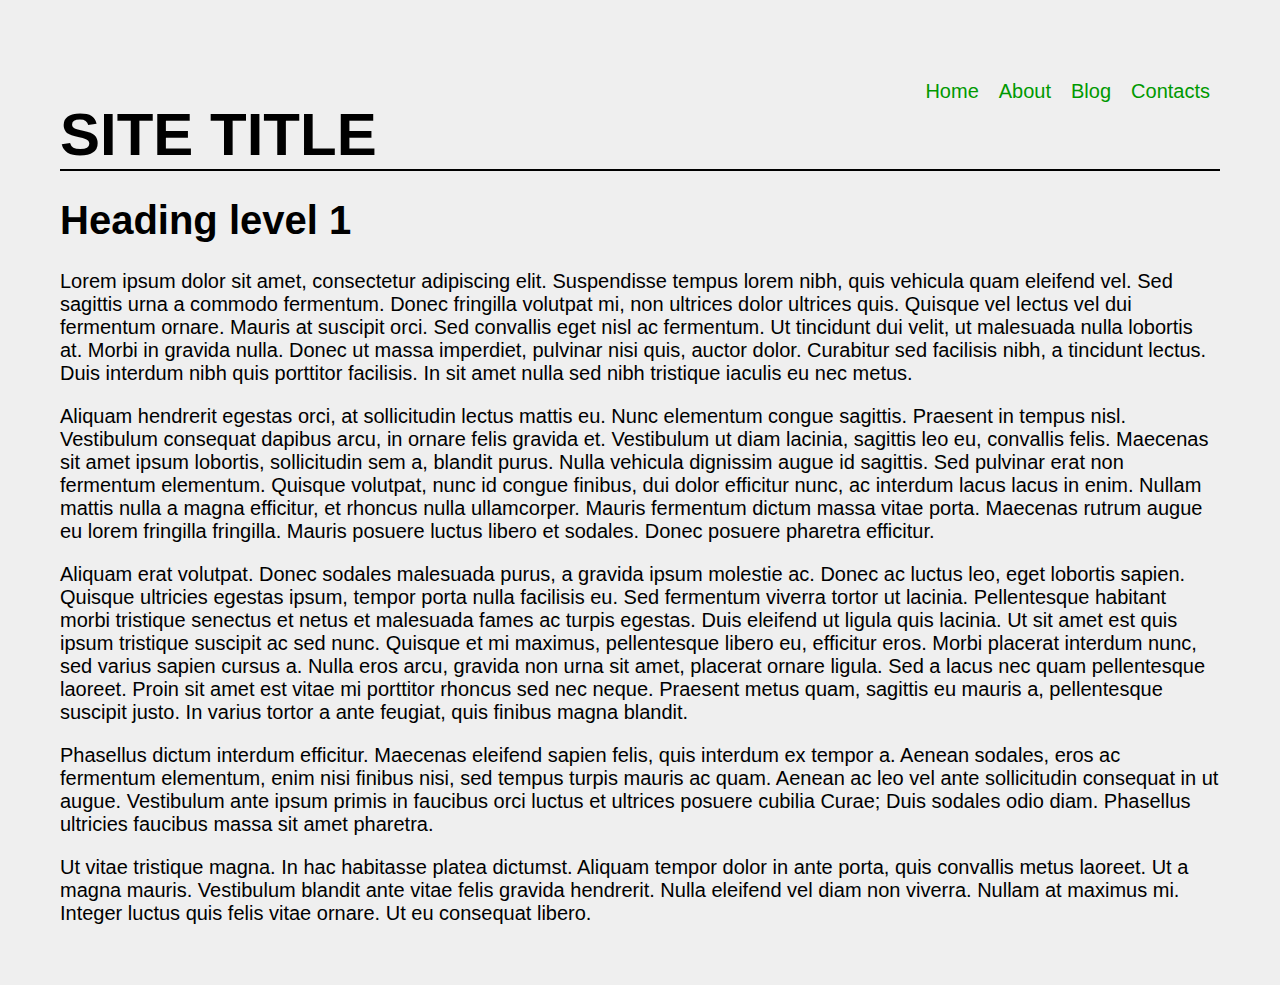
<file: CSS homework 4/06.Flexbox-Resources/L6_05_Navigation-flexbox/index.html>
<!DOCTYPE html>
<html lang="en">
  <head>
    <meta charset="UTF-8" />
    <meta http-equiv="X-UA-Compatible" content="IE=edge" />
    <meta name="viewport" content="width=device-width, initial-scale=1.0" />
    <title>Navigation - Flexbox</title>
    <link rel="stylesheet" href="style.css" />
  </head>
  <body>
    <header>
      <h1>Site title</h1>
      <nav>
        <ul>
          <li><a href="#">Home</a></li>
          <li><a href="#">About</a></li>
          <li><a href="#">Blog</a></li>
          <li><a href="#">Contacts</a></li>
        </ul>
      </nav>
    </header>
    <main>
      <h1>Heading level 1</h1>
      <p>
        Lorem ipsum dolor sit amet, consectetur adipiscing elit. Suspendisse
        tempus lorem nibh, quis vehicula quam eleifend vel. Sed sagittis urna a
        commodo fermentum. Donec fringilla volutpat mi, non ultrices dolor
        ultrices quis. Quisque vel lectus vel dui fermentum ornare. Mauris at
        suscipit orci. Sed convallis eget nisl ac fermentum. Ut tincidunt dui
        velit, ut malesuada nulla lobortis at. Morbi in gravida nulla. Donec ut
        massa imperdiet, pulvinar nisi quis, auctor dolor. Curabitur sed
        facilisis nibh, a tincidunt lectus. Duis interdum nibh quis porttitor
        facilisis. In sit amet nulla sed nibh tristique iaculis eu nec metus.
      </p>
      <p>
        Aliquam hendrerit egestas orci, at sollicitudin lectus mattis eu. Nunc
        elementum congue sagittis. Praesent in tempus nisl. Vestibulum consequat
        dapibus arcu, in ornare felis gravida et. Vestibulum ut diam lacinia,
        sagittis leo eu, convallis felis. Maecenas sit amet ipsum lobortis,
        sollicitudin sem a, blandit purus. Nulla vehicula dignissim augue id
        sagittis. Sed pulvinar erat non fermentum elementum. Quisque volutpat,
        nunc id congue finibus, dui dolor efficitur nunc, ac interdum lacus
        lacus in enim. Nullam mattis nulla a magna efficitur, et rhoncus nulla
        ullamcorper. Mauris fermentum dictum massa vitae porta. Maecenas rutrum
        augue eu lorem fringilla fringilla. Mauris posuere luctus libero et
        sodales. Donec posuere pharetra efficitur.
      </p>
      <p>
        Aliquam erat volutpat. Donec sodales malesuada purus, a gravida ipsum
        molestie ac. Donec ac luctus leo, eget lobortis sapien. Quisque
        ultricies egestas ipsum, tempor porta nulla facilisis eu. Sed fermentum
        viverra tortor ut lacinia. Pellentesque habitant morbi tristique
        senectus et netus et malesuada fames ac turpis egestas. Duis eleifend ut
        ligula quis lacinia. Ut sit amet est quis ipsum tristique suscipit ac
        sed nunc. Quisque et mi maximus, pellentesque libero eu, efficitur eros.
        Morbi placerat interdum nunc, sed varius sapien cursus a. Nulla eros
        arcu, gravida non urna sit amet, placerat ornare ligula. Sed a lacus nec
        quam pellentesque laoreet. Proin sit amet est vitae mi porttitor rhoncus
        sed nec neque. Praesent metus quam, sagittis eu mauris a, pellentesque
        suscipit justo. In varius tortor a ante feugiat, quis finibus magna
        blandit.
      </p>
      <p>
        Phasellus dictum interdum efficitur. Maecenas eleifend sapien felis,
        quis interdum ex tempor a. Aenean sodales, eros ac fermentum elementum,
        enim nisi finibus nisi, sed tempus turpis mauris ac quam. Aenean ac leo
        vel ante sollicitudin consequat in ut augue. Vestibulum ante ipsum
        primis in faucibus orci luctus et ultrices posuere cubilia Curae; Duis
        sodales odio diam. Phasellus ultricies faucibus massa sit amet pharetra.
      </p>
      <p>
        Ut vitae tristique magna. In hac habitasse platea dictumst. Aliquam
        tempor dolor in ante porta, quis convallis metus laoreet. Ut a magna
        mauris. Vestibulum blandit ante vitae felis gravida hendrerit. Nulla
        eleifend vel diam non viverra. Nullam at maximus mi. Integer luctus quis
        felis vitae ornare. Ut eu consequat libero.
      </p>
    </main>
  </body>
</html>
</file>
<file: Css homework 5/style.css>
section::after {
    color: green;
}

@media (min-width: 600px) {
    section.mq-width::after {
        content: ' Viewport width is larger than 600px';
    }
}

@media (min-height: 800px) {
    section.mq-height::after {
        content: ' Viewport height is larger than 800px'
    }
}

@media (min-aspect-ratio: 8/5) {
    section.mq-ar::after {
        content: ' Aspect ratio is larger than 8/5';
    }
}
</file>
<file: CSS homework 3/L5_01_Article-with-quotes-and-media/style.css>
html {
    font-family: Helvetica, sans-serif;
    box-sizing: border-box;
    font-size: 16px;
    line-height: 1.5;
}

*, *:before, *:after {
    box-sizing: inherit;
}

body {
    background-color: rgb(238, 238, 238);
    margin: 20px 100px;
    padding: 20px 250px;
}

h1, h2, h3, h4, h5, h6 {
    font-family: Georgia, serif;
}

main {
    width: 70%;
}

main, aside {
    display: inline-block;
    vertical-align: top;
}

aside {
    margin-left: 80px;
}

.site-title {
    display: inline-block;
    font-weight: bold;
    text-transform: uppercase;
    font-size: 40px;
}

hr {
    border: solid 1px;
}

.first-article {
    display: inline-block;
    width: 90%;
}

img {
    float: right;
    padding: 10px;
    margin: 12px;
    border: black solid 2px;
    background-color: rgb(255, 255, 255);
    box-shadow: rgba(0, 0, 0, 0.25) 0px 7px 29px 0px;
}

img.imagone {
    margin-left: 50px;
    margin-right: -120px;
    margin-top: 0px;
}

.left-side {
    float: left;
    width: 40%;
}

blockquote {
    font-family: Georgia, serif;
    font-style: italic;
    border-left: 1px solid #DDDDDD;
    padding-left: 20px;
    color: #67596B;
    float: right;
    width: 50%;
}

.author {
    display: block;
    text-align: right;
    margin-top: 30px;
}

.article-picture {
    display: inline-block;
}

.imagtwo {
    float: left;
    margin-bottom: 50px;
    margin-right: 50px;
    margin-left: 0px;
}

.picture-headline {
    display: block;
    margin-bottom: -2px;
}

ul li a {
    color: #3D7F30;
    text-decoration: none;
}
</file>
<file: CSS homework 3/L5_04_Center-position-and-transform/style.css>
body {
    background: rgb(238, 238, 238);
}

section {
    background: rgb(255, 255, 255);
    border-radius: 10px;
    width: 500px;
    height: 700px;
    margin: auto;
}

div {
    height: 400px;
}

a {
    background: rgb(0, 153, 0);
    text-decoration: none;
    color: black;
}

h1 {
    font-family: Georgia, serif;
    font-size: 1em;
}

img {
    position: absolute;
}
</file>
<file: CSS homework 4/06.Flexbox-Resources/L6_01_Flexbox-Layout/style.css>
body {
    display: flex;
    flex-wrap: wrap;
    margin: 50px 40px;
    padding: 40px 35px;
    width: 1100px;
    background-color: #F3F3F3;
}

header {
    margin: 10px 10px;
    padding: 10px 100px 50px 10px;
    flex-grow: 1;
    flex-shrink: 1;
    flex-basis: 100%;
    border-radius: 6px;
    box-shadow: rgba(0, 0, 0, 0.24) 0px 3px 8px;
    background: white;
}

main {
    flex-grow: 3;
    flex-basis: 60%;
    margin: 10px 10px;
    padding: 10px 30px 100px 10px;
    border-radius: 6px;
    box-shadow: rgba(0, 0, 0, 0.24) 0px 3px 8px;
    background: white;
}

aside {
    flex-grow: 1;
    flex-shrink: 1;
    flex-basis: 30%;
    margin: 10px 10px;
    padding: 10px 10px 100px 10px;
    border-radius: 6px;
    box-shadow: rgba(0, 0, 0, 0.24) 0px 3px 8px;
    background: white;
}

footer {
    margin: 10px 10px;
    padding: 10px 100px 50px 10px;
    flex-grow: 1;
    flex-shrink: 1;
    flex-basis: 100%;
    border-radius: 6px;
    box-shadow: rgba(0, 0, 0, 0.24) 0px 3px 8px;
    background: white;
}
</file>
<file: CSS homework 4/06.Flexbox-Resources/L6_02_FlexModel-Articles/style.css>
html {
    font-family: Helvetica, sans-serif;
    font-size: 16px;
    line-height: 1.5;
}

section {
    display: flex;
    justify-content: space-between;
    max-width: 70vw;
    flex-wrap: wrap;
}

article {
    width: 300px;
}

h2 {
    font-family: Georgia, serif;
    font-size: 1em;
    line-height: 1.2;
}
</file>
<file: CSS homework 4/06.Flexbox-Resources/L6_03_FlexModel-ABC-Game/style.css>
html {
    font-family: Helvetica, sans-serif;
    font-size: 20px;
}

.container {
    display: flex;
    max-width: 15vw;
    height: 35rem;
    flex-wrap: wrap;
    flex-direction: column;
}

span {
    border-width: 1px;
    border-color: black;
    border-style: solid;
    margin: 15px;
    padding: 15px;
}

span:nth-child(11) {
    order: 1;
}

span:nth-child(2) {
    order: 2;
}

span:nth-child(12) {
    order: 3;
}

span:nth-child(4) {
    order: 4;
}

span:nth-child(8) {
    order: 5;
}

span:nth-child(9) {
    order: 6;
}

span:nth-child(6) {
    order: 7;
}

span:nth-child(5) {
    order: 8;
}

span:nth-child(1) {
    order: 9;
}

span:nth-child(3) {
    order: 10;
}

span:nth-child(7) {
    order: 11;
}

span:nth-child(10) {
    order: 12;
}
</file>
<file: CSS homework 4/06.Flexbox-Resources/L6_04_FlexModel-Calendar/style.css>
html {
        font-family: Helvetica, sans-serif;
        font-size: 20px;
        box-sizing: border-box;
    }

    * {
        box-sizing: inherit;
    }

    body {
        margin: 20px 40px;
    }

    .container {
        display: flex;
        max-width: 65vw;
        text-align: center;
    }

    .week {
        flex-basis: 65%;
        display: flex;
        flex-wrap: wrap;
    }

    span {
        border-width: 1px;
        border-color: black;
        border-style: solid;
        padding: 15px;
        flex-grow: 1;
        align-items: center;
    }

    span:nth-child(1), span:nth-child(7) {
        flex-basis: 100%;
    }

    .notes {
        flex-basis: 30%;
        display: flex;
        flex-direction: column;
    }

    .notes span {
        flex-grow: 1;
        flex-basis: 100%;
    }
</file>
<file: CSS homework 4/06.Flexbox-Resources/L6_05_Navigation-flexbox/style.css>
html {
    font-family: Helvetica, sans-serif;
    font-size: 20px;
}

body {
    background-color: #eeee;
    margin: 60px 60px;
}

header {
    border-bottom: solid 2px rgb(0, 0, 0);
    display: flex;
    justify-content: space-between;
}

header>h1 {
    text-transform: uppercase;
    font-size: 60px;
    padding-bottom: 0;
    margin-bottom: 0;
}

header nav ul {
    display: flex;
}

ul {
    display: flex;
    list-style-type: none;
    align-items: center;
}

header nav ul li a {
    color: rgb(0, 153, 0);
}

a {
    text-decoration: none;
    padding: 0px 10px;
}
</file>
<file: CSS homework 1/style.css>
@import url(https://use.fontawesome.com/releases/v5.15.3/css/all.css);

html {
    font-family: Helvetica, sans-serif;
    font-size: 16px;
    line-height: 1.5em;
    margin-left: 3.5em;
    margin-right: 3.5em;
}

h1, h2, h3, h4, h5, h6 {
    font-family: Georgia, serif;
}

p, blockquote {
    max-width: 60em;
}

blockquote {
    font-style: italic;
    border-left: 6px solid rgb(221, 221, 221);
}

blockquote p {
    padding-left: 2.5em;
}

cite {
    padding-right: 3em;
}

footer.author {
    text-align: right;
}

table {
    border-collapse: collapse;
    width: 60em;
}

thead {
    background-color: rgb(210, 210, 210);
}

td, thead{
    border: 1px solid gray;
}

td, th {
    width: 33%;
    padding-left: 1em;
    text-align: left;
}

tbody tr:nth-child(2n) {
    background-color: rgb(230, 230, 230);
}

tbody tr:nth-child(2n + 1) {
    background-color: rgb(255, 255, 255);
}
</file>
<file: CSS homework 3/L5_03_Position-playground/style.css>
@import url("https://use.fontawesome.com/releases/v5.15.3/css/all.css");
body {
    margin: 0;
    padding: 0;
}

.viewport {
    height: 100vh;
    position: relative;
}

.card {
    margin: 0;
    padding: 0;
    position: absolute;
    width: fit-content;
    top: 50%;
    left: 50%;
    transform: translate(-50%, -50%);
    border-radius: 6px;
}

img {
    box-shadow: rgba(0, 0, 0, 0.25) 0px 54px 55px, rgba(0, 0, 0, 0.12) 0px -12px 30px, rgba(0, 0, 0, 0.12) 0px 4px 6px, rgba(0, 0, 0, 0.17) 0px 12px 13px, rgba(0, 0, 0, 0.09) 0px -3px 5px;
}

.blue {
    background: rgb(24, 90, 157);
    background: linear-gradient(90deg, rgba(24, 90, 157, 1) 0%, rgba(46, 149, 160, 1) 50%, rgba(67, 206, 162, 1) 100%);
}

.orange {
    background: rgb(168, 50, 121);
    background: linear-gradient(90deg, rgba(168, 50, 121, 1) 0%, rgba(188, 89, 71, 1) 50%, rgba(211, 131, 18, 1) 100%);
}

.card-icon {
    color: white;
    position: relative;
    top: -10px;
    left: -30px;
}
</file>
